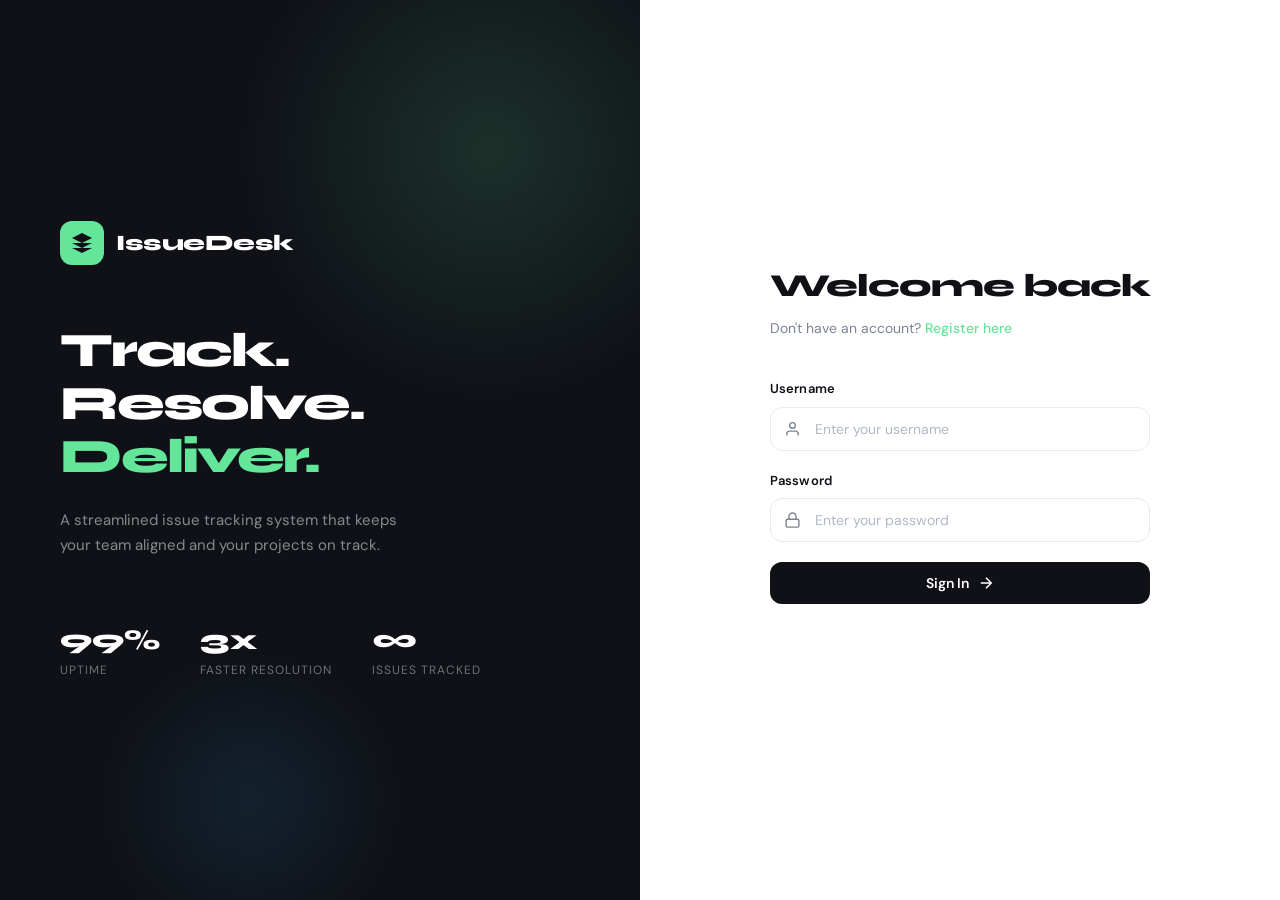
<file: index.html>
<!DOCTYPE html>
<html lang="en">
<head>
  <meta charset="UTF-8">
  <meta name="viewport" content="width=device-width, initial-scale=1.0">
  <title>IssueDesk — Login</title>
  <link href="https://fonts.googleapis.com/css2?family=Syne:wght@400;600;700;800&family=DM+Sans:wght@300;400;500&display=swap" rel="stylesheet">
  <link rel="stylesheet" href="css/style.css">
  <style>
    .auth-page {
      min-height: 100vh;
      display: grid;
      grid-template-columns: 1fr 1fr;
    }
    .auth-left {
      background: var(--dark);
      display: flex;
      flex-direction: column;
      justify-content: center;
      align-items: flex-start;
      padding: 60px;
      position: relative;
      overflow: hidden;
    }
    .auth-left::before {
      content: '';
      position: absolute;
      width: 500px;
      height: 500px;
      background: radial-gradient(circle, rgba(99,230,153,0.15) 0%, transparent 70%);
      top: -100px;
      right: -100px;
      pointer-events: none;
    }
    .auth-left::after {
      content: '';
      position: absolute;
      width: 300px;
      height: 300px;
      background: radial-gradient(circle, rgba(56,182,255,0.1) 0%, transparent 70%);
      bottom: -50px;
      left: 100px;
      pointer-events: none;
    }
    .brand {
      display: flex;
      align-items: center;
      gap: 12px;
      margin-bottom: 60px;
    }
    .brand-icon {
      width: 44px;
      height: 44px;
      background: var(--accent);
      border-radius: 12px;
      display: flex;
      align-items: center;
      justify-content: center;
    }
    .brand-icon svg { width: 24px; height: 24px; fill: var(--dark); }
    .brand-name {
      font-family: 'Syne', sans-serif;
      font-weight: 800;
      font-size: 22px;
      color: white;
      letter-spacing: -0.5px;
    }
    .auth-tagline {
      font-family: 'Syne', sans-serif;
      font-size: 48px;
      font-weight: 800;
      color: white;
      line-height: 1.1;
      letter-spacing: -2px;
      margin-bottom: 24px;
    }
    .auth-tagline span { color: var(--accent); }
    .auth-desc {
      font-size: 15px;
      color: rgba(255,255,255,0.5);
      line-height: 1.7;
      max-width: 340px;
    }
    .stats-row {
      display: flex;
      gap: 40px;
      margin-top: 60px;
    }
    
    .stat-num {
      font-family: 'Syne', sans-serif;
      font-size: 28px;
      font-weight: 800;
      color: white;
    }
    .stat-label {
      font-size: 12px;
      color: rgba(255,255,255,0.4);
      text-transform: uppercase;
      letter-spacing: 1px;
    }
    .auth-right {
      background: var(--surface);
      display: flex;
      align-items: center;
      justify-content: center;
      padding: 60px;
    }
    .auth-form-wrap {
      width: 100%;
      max-width: 380px;
    }
    .form-title {
      font-family: 'Syne', sans-serif;
      font-size: 32px;
      font-weight: 800;
      color: var(--text);
      letter-spacing: -1px;
      margin-bottom: 8px;
    }
    .form-subtitle {
      font-size: 14px;
      color: var(--text-muted);
      margin-bottom: 40px;
    }
    .form-subtitle a { color: var(--accent); text-decoration: none; font-weight: 500; }
    .form-subtitle a:hover { text-decoration: underline; }
    @media (max-width: 768px) {
      .auth-page { grid-template-columns: 1fr; }
      .auth-left { display: none; }
      .auth-right { padding: 40px 24px; }
    }
  </style>
</head>
<body>
  <div class="auth-page">
    <div class="auth-left">
      <div class="brand">
        <div class="brand-icon">
          <svg viewBox="0 0 24 24"><path d="M12 2L2 7l10 5 10-5-10-5zM2 17l10 5 10-5M2 12l10 5 10-5"/></svg>
        </div>
        <span class="brand-name">IssueDesk</span>
      </div>
      <div class="auth-tagline">Track.<br>Resolve.<span><br>Deliver.</span></div>
      <p class="auth-desc">A streamlined issue tracking system that keeps your team aligned and your projects on track.</p>
      <div class="stats-row">
        <div class="stat-item">
          <div class="stat-num">99%</div>
          <div class="stat-label">Uptime</div>
        </div>
        <div class="stat-item">
          <div class="stat-num">3x</div>
          <div class="stat-label">Faster Resolution</div>
        </div>
        <div class="stat-item">
          <div class="stat-num">∞</div>
          <div class="stat-label">Issues Tracked</div>
        </div>
      </div>
    </div>

    <div class="auth-right">
      <div class="auth-form-wrap">
        <div class="form-title">Welcome back</div>
        <p class="form-subtitle">Don't have an account? <a href="register.html">Register here</a></p>

        <div class="form-group">
          <label class="form-label">Username</label>
          <div class="input-wrap">
            <svg class="input-icon" viewBox="0 0 24 24"><path d="M20 21v-2a4 4 0 0 0-4-4H8a4 4 0 0 0-4 4v2"/><circle cx="12" cy="7" r="4"/></svg>
            <input type="text" id="username" placeholder="Enter your username">
          </div>
        </div>

        <div class="form-group">
          <label class="form-label">Password</label>
          <div class="input-wrap">
            <svg class="input-icon" viewBox="0 0 24 24"><rect x="3" y="11" width="18" height="11" rx="2" ry="2"/><path d="M7 11V7a5 5 0 0 1 10 0v4"/></svg>
            <input type="password" id="password" placeholder="Enter your password">
          </div>
        </div>

        <button class="btn btn-primary btn-full" onclick="login()">
          Sign In
          <svg viewBox="0 0 24 24" width="18" height="18" fill="none" stroke="currentColor" stroke-width="2"><path d="M5 12h14M12 5l7 7-7 7"/></svg>
        </button>

        <div id="loginMsg" class="form-msg"></div>
      </div>
    </div>
  </div>

  <script src="js/api.js"></script>
  <script src="js/auth.js"></script>
</body>
</html>
</file>
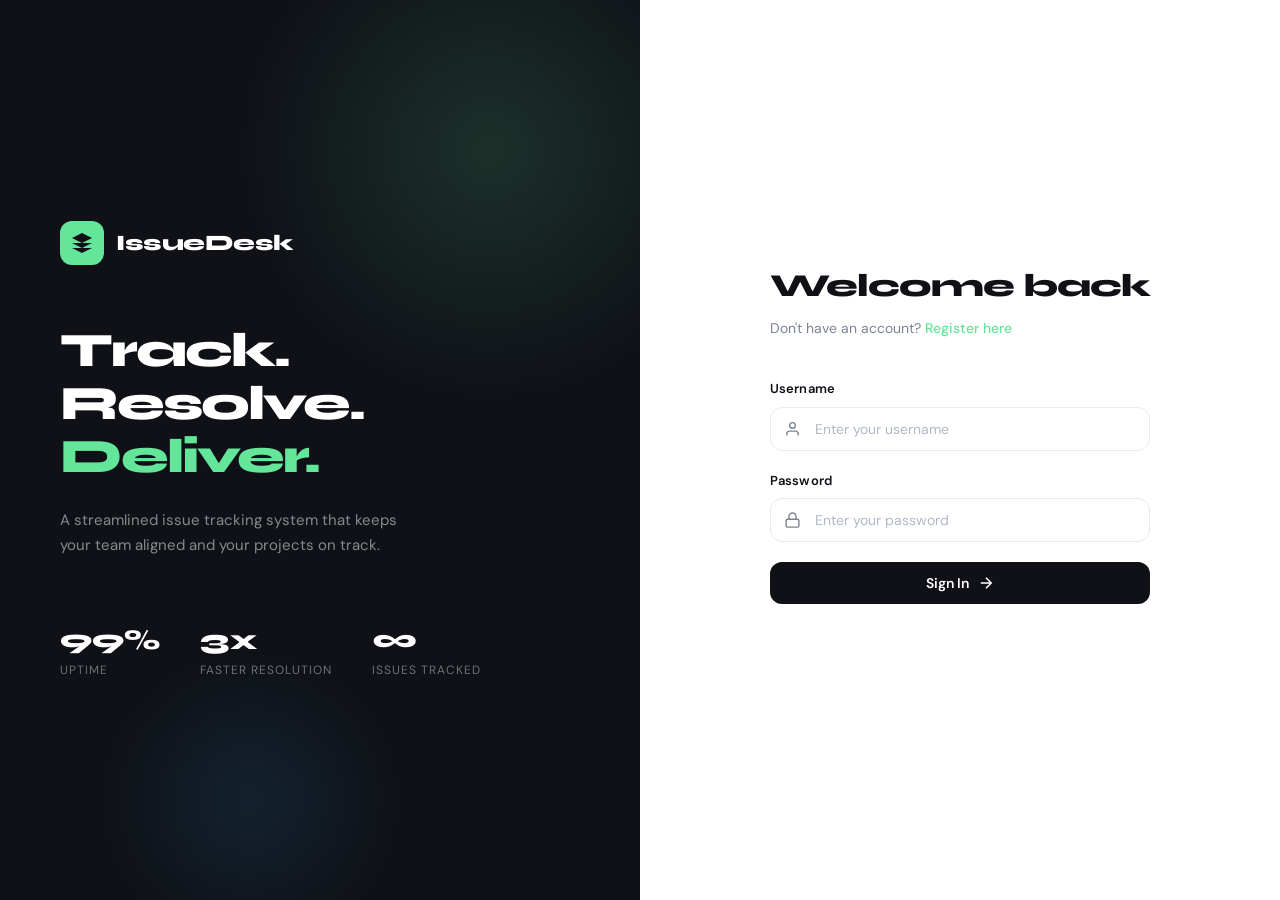
<file: admin.html>
<!DOCTYPE html>
<html lang="en">
<head>
  <meta charset="UTF-8">
  <meta name="viewport" content="width=device-width, initial-scale=1.0">
  <title>IssueDesk — Admin</title>
  <link href="https://fonts.googleapis.com/css2?family=Syne:wght@400;600;700;800&family=DM+Sans:wght@300;400;500&display=swap" rel="stylesheet">
  <link rel="stylesheet" href="css/style.css">
  <style>
    .app-layout {
      display: grid;
      grid-template-columns: 240px 1fr;
      min-height: 100vh;
    }
    .sidebar {
      background: var(--dark);
      padding: 28px 20px;
      display: flex;
      flex-direction: column;
      position: sticky;
      top: 0;
      height: 100vh;
    }
    .sidebar-brand {
      display: flex;
      align-items: center;
      gap: 10px;
      margin-bottom: 40px;
      padding: 0 8px;
    }
    .sidebar-brand-icon {
      width: 36px;
      height: 36px;
      background: var(--accent);
      border-radius: 10px;
      display: flex;
      align-items: center;
      justify-content: center;
    }
    .sidebar-brand-icon svg { width: 20px; height: 20px; fill: none; stroke: var(--dark); stroke-width: 2; }
    .sidebar-brand-name {
      font-family: 'Syne', sans-serif;
      font-weight: 800;
      font-size: 18px;
      color: white;
    }
    .admin-badge {
      font-size: 9px;
      background: rgba(251,146,60,0.2);
      color: #fb923c;
      padding: 2px 7px;
      border-radius: 20px;
      font-weight: 700;
      text-transform: uppercase;
      letter-spacing: 1px;
      margin-left: 4px;
    }
    .sidebar-nav { flex: 1; }
    .nav-section-label {
      font-size: 10px;
      text-transform: uppercase;
      letter-spacing: 1.5px;
      color: rgba(255,255,255,0.25);
      padding: 0 14px;
      margin: 20px 0 8px;
    }
    .nav-item {
      display: flex;
      align-items: center;
      gap: 12px;
      padding: 11px 14px;
      border-radius: 10px;
      cursor: pointer;
      color: rgba(255,255,255,0.5);
      font-size: 14px;
      font-weight: 500;
      transition: all 0.2s;
    }
    .nav-item svg { width: 18px; height: 18px; flex-shrink: 0; }
    .nav-item:hover { background: rgba(255,255,255,0.07); color: white; }
    .nav-item.active { background: rgba(99,230,153,0.15); color: var(--accent); }
    .sidebar-footer {
      padding-top: 20px;
      border-top: 1px solid rgba(255,255,255,0.08);
    }
    .user-row {
      display: flex;
      align-items: center;
      gap: 10px;
      padding: 10px 12px;
      border-radius: 10px;
      margin-bottom: 8px;
    }
    .user-avatar {
      width: 34px;
      height: 34px;
      border-radius: 50%;
      background: #fb923c;
      display: flex;
      align-items: center;
      justify-content: center;
      font-family: 'Syne', sans-serif;
      font-weight: 800;
      font-size: 14px;
      color: white;
      flex-shrink: 0;
    }
    .user-name { font-size: 13px; font-weight: 600; color: white; }
    .user-role { font-size: 11px; color: rgba(255,255,255,0.4); text-transform: uppercase; letter-spacing: 0.5px; }
    .logout-btn {
      display: flex;
      align-items: center;
      gap: 10px;
      padding: 10px 14px;
      border-radius: 10px;
      cursor: pointer;
      color: rgba(255,255,255,0.4);
      font-size: 13px;
      transition: all 0.2s;
      border: none;
      background: transparent;
      width: 100%;
    }
    .logout-btn svg { width: 16px; height: 16px; }
    .logout-btn:hover { background: rgba(239,68,68,0.15); color: #f87171; }

    .main-content {
      background: var(--bg);
      padding: 40px;
      overflow-y: auto;
    }
    .page-header {
      display: flex;
      justify-content: space-between;
      align-items: flex-start;
      margin-bottom: 32px;
    }
    .page-title {
      font-family: 'Syne', sans-serif;
      font-size: 28px;
      font-weight: 800;
      color: var(--text);
      letter-spacing: -1px;
      margin-bottom: 4px;
    }
    .page-sub { font-size: 14px; color: var(--text-muted); }
    .refresh-btn {
      display: flex;
      align-items: center;
      gap: 8px;
      padding: 10px 18px;
      border: 1px solid var(--border);
      border-radius: 10px;
      background: var(--surface);
      color: var(--text);
      font-size: 13px;
      font-weight: 500;
      cursor: pointer;
      transition: all 0.2s;
      font-family: 'DM Sans', sans-serif;
      width: auto;
    }
    .refresh-btn svg { width: 15px; height: 15px; }
    .refresh-btn:hover { border-color: var(--accent); color: var(--accent); background: rgba(99,230,153,0.06); }

    .stats-grid {
      display: grid;
      grid-template-columns: repeat(4, 1fr);
      gap: 16px;
      margin-bottom: 32px;
    }
    .stat-card {
      background: var(--surface);
      border-radius: 16px;
      padding: 20px;
      border: 1px solid var(--border);
    }
    .stat-label-top {
      font-size: 12px;
      text-transform: uppercase;
      letter-spacing: 1px;
      color: var(--text-muted);
      margin-bottom: 10px;
    }
    .stat-value {
      font-family: 'Syne', sans-serif;
      font-size: 32px;
      font-weight: 800;
      color: var(--text);
      line-height: 1;
    }
    .stat-dot {
      width: 8px;
      height: 8px;
      border-radius: 50%;
      display: inline-block;
      margin-top: 10px;
    }
    .dot-all { background: var(--accent); }
    .dot-open { background: #f87171; }
    .dot-progress { background: #fb923c; }
    .dot-resolved { background: var(--accent); }

    /* Filters */
    .filter-bar {
      display: flex;
      gap: 8px;
      margin-bottom: 24px;
      flex-wrap: wrap;
    }
    .filter-chip {
      padding: 7px 16px;
      border-radius: 20px;
      border: 1px solid var(--border);
      background: var(--surface);
      color: var(--text-muted);
      font-size: 13px;
      font-weight: 500;
      cursor: pointer;
      transition: all 0.2s;
      font-family: 'DM Sans', sans-serif;
      width: auto;
    }
    .filter-chip:hover { border-color: var(--accent); color: var(--accent); }
    .filter-chip.active { background: var(--dark); color: white; border-color: var(--dark); }

    /* Admin Issue Cards */
    .issues-list { display: flex; flex-direction: column; gap: 12px; }
    .issue-card {
      background: var(--surface);
      border: 1px solid var(--border);
      border-radius: 16px;
      padding: 20px 24px;
      display: grid;
      grid-template-columns: 1fr auto;
      gap: 16px;
      align-items: center;
      transition: all 0.2s;
      animation: fadeUp 0.3s ease both;
    }
    @keyframes fadeUp {
      from { opacity: 0; transform: translateY(8px); }
      to { opacity: 1; transform: translateY(0); }
    }
    .issue-card:hover { border-color: rgba(99,230,153,0.4); }
    .issue-card-top {
      display: flex;
      align-items: center;
      gap: 10px;
      margin-bottom: 6px;
    }
    .issue-id {
      font-family: 'Syne', sans-serif;
      font-size: 11px;
      font-weight: 700;
      color: var(--text-muted);
      background: var(--bg);
      padding: 2px 8px;
      border-radius: 6px;
    }
    .issue-title-text {
      font-size: 15px;
      font-weight: 600;
      color: var(--text);
    }
    .issue-desc-text {
      font-size: 13px;
      color: var(--text-muted);
      overflow: hidden;
      text-overflow: ellipsis;
      white-space: nowrap;
      max-width: 500px;
    }
    .issue-card-right {
      display: flex;
      align-items: center;
      gap: 12px;
    }
    .status-select {
      padding: 8px 12px;
      border-radius: 10px;
      border: 1px solid var(--border);
      background: var(--bg);
      color: var(--text);
      font-size: 13px;
      font-family: 'DM Sans', sans-serif;
      cursor: pointer;
      min-width: 150px;
      outline: none;
      transition: border-color 0.2s;
    }
    .status-select:focus { border-color: var(--accent); }
    .empty-state {
      text-align: center;
      padding: 80px 20px;
      color: var(--text-muted);
    }
    .empty-icon { font-size: 48px; margin-bottom: 16px; }
    .empty-title { font-family: 'Syne', sans-serif; font-size: 20px; font-weight: 700; color: var(--text); margin-bottom: 8px; }
    .empty-sub { font-size: 14px; }

    @media (max-width: 1024px) {
      .stats-grid { grid-template-columns: repeat(2, 1fr); }
    }
    @media (max-width: 768px) {
      .app-layout { grid-template-columns: 1fr; }
      .sidebar { display: none; }
      .main-content { padding: 24px 16px; }
      .stats-grid { grid-template-columns: repeat(2, 1fr); }
      .issue-card { grid-template-columns: 1fr; }
    }
  </style>
</head>
<body>
  <div class="app-layout">
    <!-- Sidebar -->
    <aside class="sidebar">
      <div class="sidebar-brand">
        <div class="sidebar-brand-icon">
          <svg viewBox="0 0 24 24"><path d="M12 2L2 7l10 5 10-5-10-5zM2 17l10 5 10-5M2 12l10 5 10-5"/></svg>
        </div>
        <div>
          <span class="sidebar-brand-name">IssueDesk</span>
          <span class="admin-badge">Admin</span>
        </div>
      </div>
      <nav class="sidebar-nav">
        <div class="nav-section-label">Overview</div>
        <div class="nav-item active">
          <svg fill="none" stroke="currentColor" stroke-width="2" viewBox="0 0 24 24"><rect x="3" y="3" width="7" height="7"/><rect x="14" y="3" width="7" height="7"/><rect x="14" y="14" width="7" height="7"/><rect x="3" y="14" width="7" height="7"/></svg>
          All Issues
        </div>
      </nav>
      <div class="sidebar-footer">
        <div class="user-row">
          <div class="user-avatar">A</div>
          <div>
            <div class="user-name">Admin</div>
            <div class="user-role">Administrator</div>
          </div>
        </div>
        <button class="logout-btn" onclick="logout()">
          <svg fill="none" stroke="currentColor" stroke-width="2" viewBox="0 0 24 24"><path d="M9 21H5a2 2 0 0 1-2-2V5a2 2 0 0 1 2-2h4"/><polyline points="16 17 21 12 16 7"/><line x1="21" y1="12" x2="9" y2="12"/></svg>
          Sign out
        </button>
      </div>
    </aside>

    <!-- Main -->
    <main class="main-content">
      <div class="page-header">
        <div>
          <div class="page-title">Issue Management</div>
          <div class="page-sub">Review and update all team issues</div>
        </div>
        <button class="refresh-btn" onclick="loadIssues()">
          <svg fill="none" stroke="currentColor" stroke-width="2" viewBox="0 0 24 24"><polyline points="23 4 23 10 17 10"/><polyline points="1 20 1 14 7 14"/><path d="M3.51 9a9 9 0 0 1 14.85-3.36L23 10M1 14l4.64 4.36A9 9 0 0 0 20.49 15"/></svg>
          Refresh
        </button>
      </div>

      <!-- Stats -->
      <div class="stats-grid">
        <div class="stat-card">
          <div class="stat-label-top">Total Issues</div>
          <div class="stat-value" id="statTotal">—</div>
          <div><span class="stat-dot dot-all"></span></div>
        </div>
        <div class="stat-card">
          <div class="stat-label-top">Open</div>
          <div class="stat-value" id="statOpen">—</div>
          <div><span class="stat-dot dot-open"></span></div>
        </div>
        <div class="stat-card">
          <div class="stat-label-top">In Progress</div>
          <div class="stat-value" id="statProgress">—</div>
          <div><span class="stat-dot dot-progress"></span></div>
        </div>
        <div class="stat-card">
          <div class="stat-label-top">Resolved</div>
          <div class="stat-value" id="statResolved">—</div>
          <div><span class="stat-dot dot-resolved"></span></div>
        </div>
      </div>

      <!-- Filters -->
      <div class="filter-bar">
        <button class="filter-chip active" onclick="filterIssues('ALL', this)">All</button>
        <button class="filter-chip" onclick="filterIssues('OPEN', this)">Open</button>
        <button class="filter-chip" onclick="filterIssues('IN_PROGRESS', this)">In Progress</button>
        <button class="filter-chip" onclick="filterIssues('RESOLVED', this)">Resolved</button>
      </div>

      <!-- Issues List -->
      <div id="issues" class="issues-list"></div>
    </main>
  </div>

  <script src="js/api.js"></script>
  <script src="js/auth.js"></script>
  <script src="js/admin.js"></script>
</body>
</html>
</file>
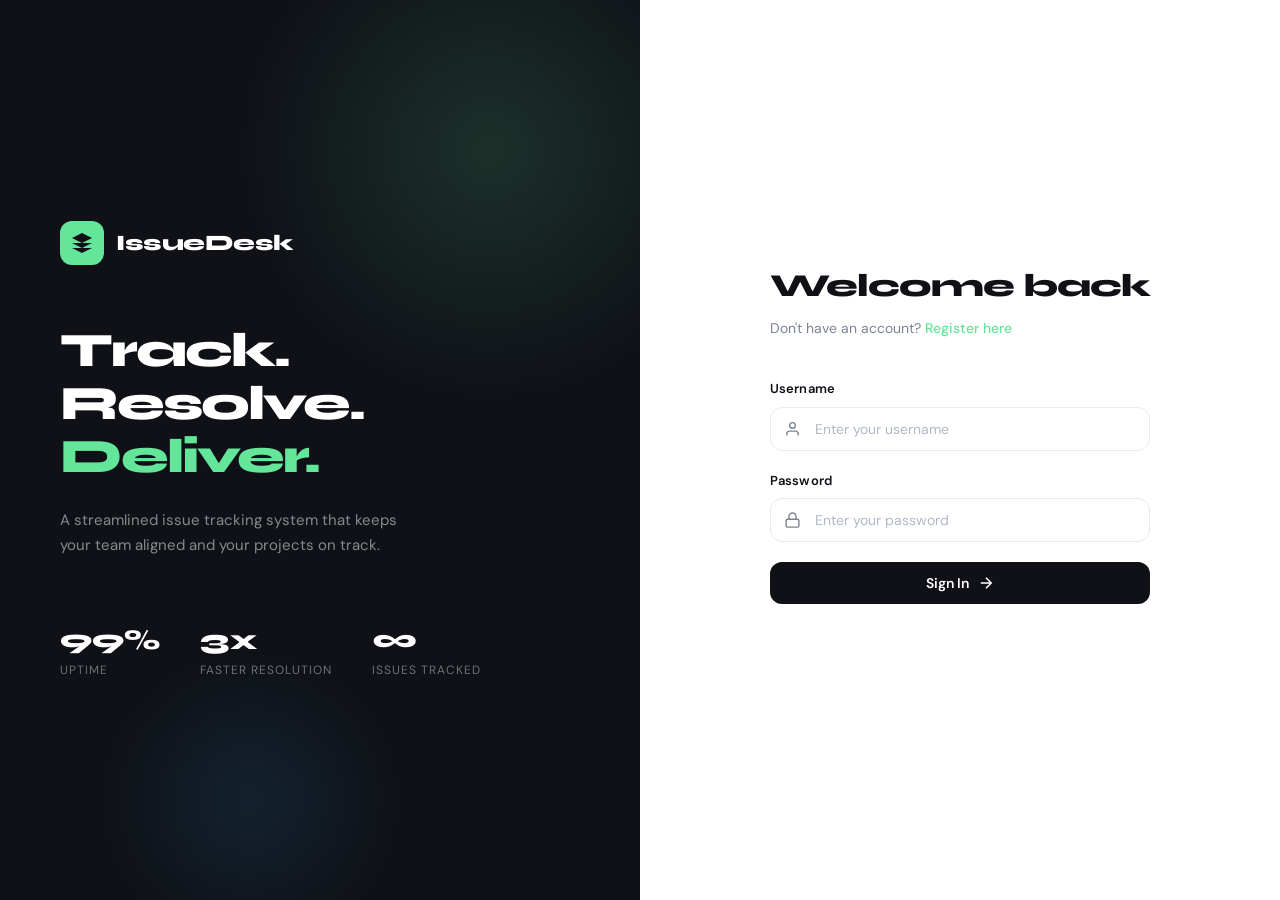
<file: employee.html>
<!DOCTYPE html>
<html lang="en">
<head>
  <meta charset="UTF-8">
  <meta name="viewport" content="width=device-width, initial-scale=1.0">
  <title>IssueDesk — My Issues</title>
  <link href="https://fonts.googleapis.com/css2?family=Syne:wght@400;600;700;800&family=DM+Sans:wght@300;400;500&display=swap" rel="stylesheet">
  <link rel="stylesheet" href="css/style.css">
  <style>
    .app-layout {
      display: grid;
      grid-template-columns: 240px 1fr;
      min-height: 100vh;
    }
    .sidebar {
      background: var(--dark);
      padding: 28px 20px;
      display: flex;
      flex-direction: column;
      position: sticky;
      top: 0;
      height: 100vh;
    }
    .sidebar-brand {
      display: flex;
      align-items: center;
      gap: 10px;
      margin-bottom: 40px;
      padding: 0 8px;
    }
    .sidebar-brand-icon {
      width: 36px;
      height: 36px;
      background: var(--accent);
      border-radius: 10px;
      display: flex;
      align-items: center;
      justify-content: center;
    }
    .sidebar-brand-icon svg { width: 20px; height: 20px; fill: none; stroke: var(--dark); stroke-width: 2; }
    .sidebar-brand-name {
      font-family: 'Syne', sans-serif;
      font-weight: 800;
      font-size: 18px;
      color: white;
    }
    .sidebar-nav { flex: 1; display: flex; flex-direction: column; gap: 4px; }
    .nav-item {
      display: flex;
      align-items: center;
      gap: 12px;
      padding: 11px 14px;
      border-radius: 10px;
      cursor: pointer;
      color: rgba(255,255,255,0.5);
      font-size: 14px;
      font-weight: 500;
      transition: all 0.2s;
    }
    .nav-item svg { width: 18px; height: 18px; flex-shrink: 0; }
    .nav-item:hover { background: rgba(255,255,255,0.07); color: white; }
    .nav-item.active { background: rgba(99,230,153,0.15); color: var(--accent); }
    .sidebar-footer {
      padding-top: 20px;
      border-top: 1px solid rgba(255,255,255,0.08);
    }
    .user-row {
      display: flex;
      align-items: center;
      gap: 10px;
      padding: 10px 12px;
      border-radius: 10px;
      margin-bottom: 8px;
    }
    .user-avatar {
      width: 34px;
      height: 34px;
      border-radius: 50%;
      background: var(--accent);
      display: flex;
      align-items: center;
      justify-content: center;
      font-family: 'Syne', sans-serif;
      font-weight: 800;
      font-size: 14px;
      color: var(--dark);
      flex-shrink: 0;
    }
    .user-name { font-size: 13px; font-weight: 600; color: white; }
    .user-role { font-size: 11px; color: rgba(255,255,255,0.4); text-transform: uppercase; letter-spacing: 0.5px; }
    .logout-btn {
      display: flex;
      align-items: center;
      gap: 10px;
      padding: 10px 14px;
      border-radius: 10px;
      cursor: pointer;
      color: rgba(255,255,255,0.4);
      font-size: 13px;
      transition: all 0.2s;
      border: none;
      background: transparent;
      width: 100%;
    }
    .logout-btn svg { width: 16px; height: 16px; }
    .logout-btn:hover { background: rgba(239,68,68,0.15); color: #f87171; }

    .main-content {
      background: var(--bg);
      padding: 40px;
      overflow-y: auto;
    }
    .page-header {
      display: flex;
      justify-content: space-between;
      align-items: flex-start;
      margin-bottom: 32px;
    }
    .page-title {
      font-family: 'Syne', sans-serif;
      font-size: 28px;
      font-weight: 800;
      color: var(--text);
      letter-spacing: -1px;
      margin-bottom: 4px;
    }
    .page-sub { font-size: 14px; color: var(--text-muted); }

    /* Stats Row */
    .stats-grid {
      display: grid;
      grid-template-columns: repeat(3, 1fr);
      gap: 16px;
      margin-bottom: 32px;
    }
    .stat-card {
      background: var(--surface);
      border-radius: 16px;
      padding: 20px;
      border: 1px solid var(--border);
    }
    .stat-label-top {
      font-size: 12px;
      text-transform: uppercase;
      letter-spacing: 1px;
      color: var(--text-muted);
      margin-bottom: 10px;
    }
    .stat-value {
      font-family: 'Syne', sans-serif;
      font-size: 32px;
      font-weight: 800;
      color: var(--text);
      line-height: 1;
    }
    .stat-indicator {
      display: inline-flex;
      align-items: center;
      margin-top: 8px;
      font-size: 12px;
      padding: 3px 8px;
      border-radius: 20px;
    }
    .stat-indicator.open { background: rgba(239,68,68,0.12); color: #f87171; }
    .stat-indicator.progress { background: rgba(251,146,60,0.12); color: #fb923c; }
    .stat-indicator.resolved { background: rgba(99,230,153,0.12); color: var(--accent); }

    /* Tab Area */
    .tab-bar {
      display: flex;
      gap: 4px;
      background: var(--surface);
      border: 1px solid var(--border);
      border-radius: 12px;
      padding: 4px;
      margin-bottom: 24px;
      width: fit-content;
    }
    .tab-btn {
      padding: 8px 20px;
      border-radius: 9px;
      border: none;
      background: transparent;
      cursor: pointer;
      font-family: 'DM Sans', sans-serif;
      font-size: 14px;
      font-weight: 500;
      color: var(--text-muted);
      transition: all 0.2s;
      width: auto;
    }
    .tab-btn.active {
      background: var(--dark);
      color: white;
    }

    /* Create Form Panel */
    .panel {
      background: var(--surface);
      border: 1px solid var(--border);
      border-radius: 20px;
      padding: 28px;
      margin-bottom: 24px;
    }
    .panel-title {
      font-family: 'Syne', sans-serif;
      font-size: 18px;
      font-weight: 700;
      color: var(--text);
      margin-bottom: 20px;
    }
    .form-row { display: grid; grid-template-columns: 1fr 1fr; gap: 16px; }

    /* Issue Cards */
    .issues-grid { display: flex; flex-direction: column; gap: 12px; }
    .issue-card {
      background: var(--surface);
      border: 1px solid var(--border);
      border-radius: 16px;
      padding: 20px 24px;
      display: flex;
      align-items: center;
      gap: 16px;
      transition: all 0.2s;
      animation: fadeUp 0.3s ease both;
    }
    @keyframes fadeUp {
      from { opacity: 0; transform: translateY(10px); }
      to { opacity: 1; transform: translateY(0); }
    }
    .issue-card:hover {
      border-color: var(--accent);
      box-shadow: 0 0 0 1px var(--accent);
    }
    .issue-num {
      font-size: 12px;
      color: var(--text-muted);
      font-family: 'Syne', sans-serif;
      font-weight: 700;
      min-width: 40px;
    }
    .issue-body { flex: 1; }
    .issue-title-text {
      font-size: 15px;
      font-weight: 600;
      color: var(--text);
      margin-bottom: 4px;
    }
    .issue-desc-text {
      font-size: 13px;
      color: var(--text-muted);
      white-space: nowrap;
      overflow: hidden;
      text-overflow: ellipsis;
      max-width: 400px;
    }
    .empty-state {
      text-align: center;
      padding: 60px 20px;
      color: var(--text-muted);
    }
    .empty-state-icon { font-size: 40px; margin-bottom: 12px; }
    .empty-state-text { font-size: 15px; font-weight: 500; }
    .empty-state-sub { font-size: 13px; color: var(--text-muted); margin-top: 4px; }

    @media (max-width: 768px) {
      .app-layout { grid-template-columns: 1fr; }
      .sidebar { display: none; }
      .main-content { padding: 24px 16px; }
      .stats-grid { grid-template-columns: 1fr; }
      .form-row { grid-template-columns: 1fr; }
    }
  </style>
</head>
<body>
  <div class="app-layout">
    <!-- Sidebar -->
    <aside class="sidebar">
      <div class="sidebar-brand">
        <div class="sidebar-brand-icon">
          <svg viewBox="0 0 24 24"><path d="M12 2L2 7l10 5 10-5-10-5zM2 17l10 5 10-5M2 12l10 5 10-5"/></svg>
        </div>
        <span class="sidebar-brand-name">IssueDesk</span>
      </div>
      <nav class="sidebar-nav">
        <div class="nav-item active" onclick="showTab('create', event)">
          <svg fill="none" stroke="currentColor" stroke-width="2" viewBox="0 0 24 24"><circle cx="12" cy="12" r="10"/><line x1="12" y1="8" x2="12" y2="16"/><line x1="8" y1="12" x2="16" y2="12"/></svg>
          New Issue
        </div>
        <div class="nav-item" onclick="showTab('view', event)">
          <svg fill="none" stroke="currentColor" stroke-width="2" viewBox="0 0 24 24"><path d="M9 11l3 3L22 4"/><path d="M21 12v7a2 2 0 0 1-2 2H5a2 2 0 0 1-2-2V5a2 2 0 0 1 2-2h11"/></svg>
          My Issues
        </div>
      </nav>
      <div class="sidebar-footer">
        <div class="user-row">
          <div class="user-avatar" id="userAvatar">E</div>
          <div class="user-info">
            <div class="user-name" id="userName">Employee</div>
            <div class="user-role">Employee</div>
          </div>
        </div>
        <button class="logout-btn" onclick="logout()">
          <svg fill="none" stroke="currentColor" stroke-width="2" viewBox="0 0 24 24"><path d="M9 21H5a2 2 0 0 1-2-2V5a2 2 0 0 1 2-2h4"/><polyline points="16 17 21 12 16 7"/><line x1="21" y1="12" x2="9" y2="12"/></svg>
          Sign out
        </button>
      </div>
    </aside>

    <!-- Main -->
    <main class="main-content">
      <!-- Create Tab -->
      <div id="createTab">
        <div class="page-header">
          <div>
            <div class="page-title">New Issue</div>
            <div class="page-sub">Report a problem to your admin team</div>
          </div>
        </div>

        <div class="panel">
          <div class="panel-title">Issue Details</div>
          <div class="form-row">
            <div class="form-group">
              <label class="form-label">Issue Title</label>
              <div class="input-wrap">
                <svg class="input-icon" viewBox="0 0 24 24"><path d="M11 4H4a2 2 0 0 0-2 2v14a2 2 0 0 0 2 2h14a2 2 0 0 0 2-2v-7"/><path d="M18.5 2.5a2.121 2.121 0 0 1 3 3L12 15l-4 1 1-4 9.5-9.5z"/></svg>
                <input type="text" id="title" placeholder="Brief title of the issue">
              </div>
            </div>
            <div class="form-group">
              <label class="form-label">Description</label>
              <div class="input-wrap">
                <svg class="input-icon" viewBox="0 0 24 24"><line x1="8" y1="6" x2="21" y2="6"/><line x1="8" y1="12" x2="21" y2="12"/><line x1="8" y1="18" x2="21" y2="18"/><line x1="3" y1="6" x2="3.01" y2="6"/><line x1="3" y1="12" x2="3.01" y2="12"/><line x1="3" y1="18" x2="3.01" y2="18"/></svg>
                <input type="text" id="description" placeholder="Describe the issue in detail">
              </div>
            </div>
          </div>
          <button class="btn btn-primary" onclick="createIssue()" style="width:auto; padding: 12px 28px;">
            Submit Issue
            <svg viewBox="0 0 24 24" width="16" height="16" fill="none" stroke="currentColor" stroke-width="2"><line x1="22" y1="2" x2="11" y2="13"/><polygon points="22 2 15 22 11 13 2 9 22 2"/></svg>
          </button>
          <div id="createMsg" class="form-msg"></div>
        </div>
      </div>

      <!-- View Tab -->
      <div id="viewTab" style="display:none;">
        <div class="page-header">
          <div>
            <div class="page-title">My Issues</div>
            <div class="page-sub">Track all your submitted issues</div>
          </div>
        </div>
        <div class="stats-grid" id="statsRow" style="display:none;">
          <div class="stat-card">
            <div class="stat-label-top">Total Issues</div>
            <div class="stat-value" id="totalCount">0</div>
          </div>
          <div class="stat-card">
            <div class="stat-label-top">In Progress</div>
            <div class="stat-value" id="progressCount">0</div>
            <div class="stat-indicator progress">Active</div>
          </div>
          <div class="stat-card">
            <div class="stat-label-top">Resolved</div>
            <div class="stat-value" id="resolvedCount">0</div>
            <div class="stat-indicator resolved">Closed</div>
          </div>
        </div>
        <div id="issues" class="issues-grid"></div>
      </div>
    </main>
  </div>

  <script src="js/api.js"></script>
  <script src="js/auth.js"></script>
  <script src="js/employee.js"></script>
</body>
</html>
</file>
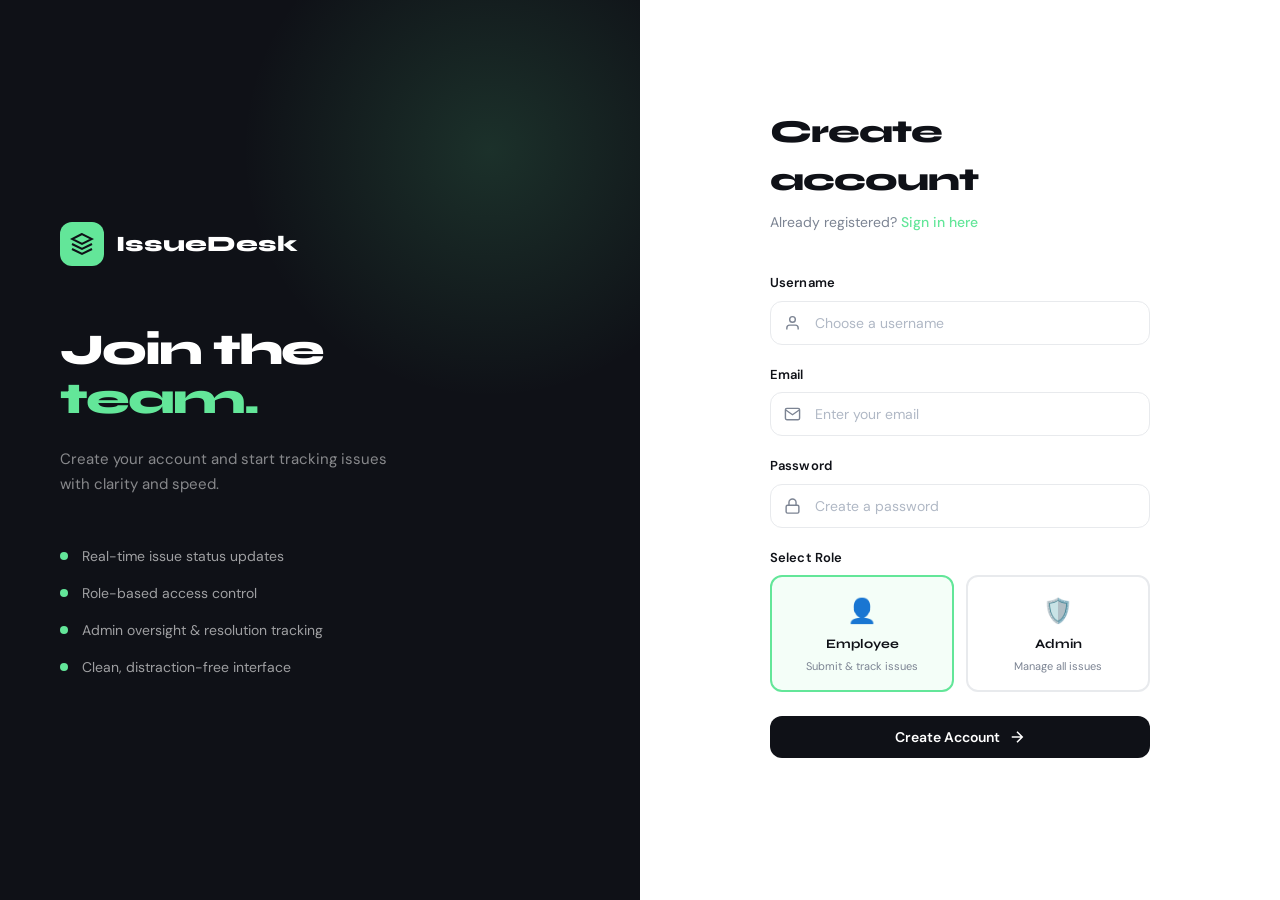
<file: register.html>
<!DOCTYPE html>
<html lang="en">
<head>
  <meta charset="UTF-8">
  <meta name="viewport" content="width=device-width, initial-scale=1.0">
  <title>IssueDesk — Register</title>
  <link href="https://fonts.googleapis.com/css2?family=Syne:wght@400;600;700;800&family=DM+Sans:wght@300;400;500&display=swap" rel="stylesheet">
  <link rel="stylesheet" href="css/style.css">
  <style>
    .auth-page {
      min-height: 100vh;
      display: grid;
      grid-template-columns: 1fr 1fr;
    }
    .auth-left {
      background: var(--dark);
      display: flex;
      flex-direction: column;
      justify-content: center;
      align-items: flex-start;
      padding: 60px;
      position: relative;
      overflow: hidden;
    }
    .auth-left::before {
      content: '';
      position: absolute;
      width: 500px;
      height: 500px;
      background: radial-gradient(circle, rgba(99,230,153,0.15) 0%, transparent 70%);
      top: -100px;
      right: -100px;
      pointer-events: none;
    }
    .brand {
      display: flex;
      align-items: center;
      gap: 12px;
      margin-bottom: 60px;
    }
    .brand-icon {
      width: 44px;
      height: 44px;
      background: var(--accent);
      border-radius: 12px;
      display: flex;
      align-items: center;
      justify-content: center;
    }
    .brand-icon svg { width: 24px; height: 24px; fill: none; stroke: var(--dark); stroke-width: 2; }
    .brand-name {
      font-family: 'Syne', sans-serif;
      font-weight: 800;
      font-size: 22px;
      color: white;
    }
    .auth-tagline {
      font-family: 'Syne', sans-serif;
      font-size: 44px;
      font-weight: 800;
      color: white;
      line-height: 1.1;
      letter-spacing: -2px;
      margin-bottom: 24px;
    }
    .auth-tagline span { color: var(--accent); }
    .auth-desc {
      font-size: 15px;
      color: rgba(255,255,255,0.5);
      line-height: 1.7;
      max-width: 340px;
      margin-bottom: 48px;
    }
    .feature-list { display: flex; flex-direction: column; gap: 16px; }
    .feature-item {
      display: flex;
      align-items: center;
      gap: 14px;
    }
    .feature-dot {
      width: 8px;
      height: 8px;
      border-radius: 50%;
      background: var(--accent);
      flex-shrink: 0;
    }
    .feature-text {
      font-size: 14px;
      color: rgba(255,255,255,0.6);
    }
    .auth-right {
      background: var(--surface);
      display: flex;
      align-items: center;
      justify-content: center;
      padding: 60px;
    }
    .auth-form-wrap {
      width: 100%;
      max-width: 380px;
    }
    .form-title {
      font-family: 'Syne', sans-serif;
      font-size: 32px;
      font-weight: 800;
      color: var(--text);
      letter-spacing: -1px;
      margin-bottom: 8px;
    }
    .form-subtitle {
      font-size: 14px;
      color: var(--text-muted);
      margin-bottom: 40px;
    }
    .form-subtitle a { color: var(--accent); text-decoration: none; font-weight: 500; }
    .role-picker {
      display: grid;
      grid-template-columns: 1fr 1fr;
      gap: 12px;
      margin-bottom: 24px;
    }
    .role-card {
      border: 2px solid var(--border);
      border-radius: 12px;
      padding: 16px;
      cursor: pointer;
      transition: all 0.2s ease;
      text-align: center;
    }
    .role-card:hover { border-color: var(--accent); }
    .role-card.selected {
      border-color: var(--accent);
      background: rgba(99,230,153,0.07);
    }
    .role-card-icon { font-size: 24px; margin-bottom: 6px; }
    .role-card-label {
      font-family: 'Syne', sans-serif;
      font-size: 13px;
      font-weight: 700;
      color: var(--text);
    }
    .role-card-desc {
      font-size: 11px;
      color: var(--text-muted);
      margin-top: 3px;
    }
    @media (max-width: 768px) {
      .auth-page { grid-template-columns: 1fr; }
      .auth-left { display: none; }
      .auth-right { padding: 40px 24px; }
    }
  </style>
</head>
<body>
  <div class="auth-page">
    <div class="auth-left">
      <div class="brand">
        <div class="brand-icon">
          <svg viewBox="0 0 24 24"><path d="M12 2L2 7l10 5 10-5-10-5zM2 17l10 5 10-5M2 12l10 5 10-5"/></svg>
        </div>
        <span class="brand-name">IssueDesk</span>
      </div>
      <div class="auth-tagline">Join the<br><span>team.</span></div>
      <p class="auth-desc">Create your account and start tracking issues with clarity and speed.</p>
      <div class="feature-list">
        <div class="feature-item"><div class="feature-dot"></div><span class="feature-text">Real-time issue status updates</span></div>
        <div class="feature-item"><div class="feature-dot"></div><span class="feature-text">Role-based access control</span></div>
        <div class="feature-item"><div class="feature-dot"></div><span class="feature-text">Admin oversight & resolution tracking</span></div>
        <div class="feature-item"><div class="feature-dot"></div><span class="feature-text">Clean, distraction-free interface</span></div>
      </div>
    </div>

    <div class="auth-right">
      <div class="auth-form-wrap">
        <div class="form-title">Create account</div>
        <p class="form-subtitle">Already registered? <a href="index.html">Sign in here</a></p>

        <div class="form-group">
          <label class="form-label">Username</label>
          <div class="input-wrap">
            <svg class="input-icon" viewBox="0 0 24 24"><path d="M20 21v-2a4 4 0 0 0-4-4H8a4 4 0 0 0-4 4v2"/><circle cx="12" cy="7" r="4"/></svg>
            <input type="text" id="username" placeholder="Choose a username">
          </div>
        </div>

        <div class="form-group">
          <label class="form-label">Email</label>
          <div class="input-wrap">
            <svg class="input-icon" viewBox="0 0 24 24"><path d="M4 4h16c1.1 0 2 .9 2 2v12c0 1.1-.9 2-2 2H4c-1.1 0-2-.9-2-2V6c0-1.1.9-2 2-2z"/><polyline points="22,6 12,13 2,6"/></svg>
            <input type="email" id="email" placeholder="Enter your email">
          </div>
        </div>

        <div class="form-group">
          <label class="form-label">Password</label>
          <div class="input-wrap">
            <svg class="input-icon" viewBox="0 0 24 24"><rect x="3" y="11" width="18" height="11" rx="2" ry="2"/><path d="M7 11V7a5 5 0 0 1 10 0v4"/></svg>
            <input type="password" id="password" placeholder="Create a password">
          </div>
        </div>

        <div class="form-group">
          <label class="form-label">Select Role</label>
          <div class="role-picker">
            <div class="role-card selected" onclick="selectRole('EMPLOYEE', this)">
              <div class="role-card-icon">👤</div>
              <div class="role-card-label">Employee</div>
              <div class="role-card-desc">Submit & track issues</div>
            </div>
            <div class="role-card" onclick="selectRole('ADMIN', this)">
              <div class="role-card-icon">🛡️</div>
              <div class="role-card-label">Admin</div>
              <div class="role-card-desc">Manage all issues</div>
            </div>
          </div>
          <select id="role" style="display:none;">
            <option value="EMPLOYEE">Employee</option>
            <option value="ADMIN">Admin</option>
          </select>
        </div>

        <button class="btn btn-primary btn-full" onclick="register()">
          Create Account
          <svg viewBox="0 0 24 24" width="18" height="18" fill="none" stroke="currentColor" stroke-width="2"><path d="M5 12h14M12 5l7 7-7 7"/></svg>
        </button>

        <div id="registerMsg" class="form-msg"></div>
      </div>
    </div>
  </div>

  <script>
    function selectRole(value, el) {
      document.querySelectorAll('.role-card').forEach(c => c.classList.remove('selected'));
      el.classList.add('selected');
      document.getElementById('role').value = value;
    }
  </script>
  <script src="js/api.js"></script>
  <script src="js/auth.js"></script>
</body>
</html>
</file>
<file: css/style.css>
/* ===== CSS Variables ===== */
:root {
  --dark: #0f1117;
  --surface: #ffffff;
  --bg: #f5f6fa;
  --accent: #63e699;
  --accent-dark: #3ecf7a;
  --text: #0f1117;
  --text-muted: #7c8493;
  --border: #e8eaed;
  --danger: #f87171;
  --warning: #fb923c;
  --success: #63e699;
  --shadow: 0 4px 24px rgba(0,0,0,0.07);
  --radius: 12px;
}

/* ===== Reset ===== */
*, *::before, *::after {
  margin: 0;
  padding: 0;
  box-sizing: border-box;
}

html { scroll-behavior: smooth; }

body {
  font-family: 'DM Sans', 'Segoe UI', sans-serif;
  background: var(--bg);
  color: var(--text);
  font-size: 15px;
  line-height: 1.5;
  -webkit-font-smoothing: antialiased;
}

/* ===== Form Elements ===== */
.form-group {
  margin-bottom: 20px;
}

.form-label {
  display: block;
  font-size: 13px;
  font-weight: 600;
  color: var(--text);
  margin-bottom: 8px;
  letter-spacing: 0.1px;
}

.input-wrap {
  position: relative;
}

.input-icon {
  position: absolute;
  left: 14px;
  top: 50%;
  transform: translateY(-50%);
  width: 17px;
  height: 17px;
  color: var(--text-muted);
  fill: none;
  stroke: currentColor;
  stroke-width: 2;
  pointer-events: none;
}

input, select, textarea {
  width: 100%;
  padding: 12px 14px 12px 44px;
  border: 1.5px solid var(--border);
  border-radius: var(--radius);
  font-family: 'DM Sans', sans-serif;
  font-size: 14px;
  color: var(--text);
  background: var(--surface);
  transition: border-color 0.2s, box-shadow 0.2s;
  outline: none;
  appearance: none;
}

input:focus, select:focus, textarea:focus {
  border-color: var(--accent);
  box-shadow: 0 0 0 3px rgba(99,230,153,0.15);
}

input::placeholder { color: #b0b8c5; }

select {
  cursor: pointer;
  background-image: url("data:image/svg+xml,%3Csvg xmlns='http://www.w3.org/2000/svg' width='14' height='14' viewBox='0 0 24 24' fill='none' stroke='%237c8493' stroke-width='2'%3E%3Cpolyline points='6 9 12 15 18 9'/%3E%3C/svg%3E");
  background-repeat: no-repeat;
  background-position: right 14px center;
  padding-right: 40px;
}

/* ===== Buttons ===== */
button {
  font-family: 'DM Sans', sans-serif;
  font-weight: 600;
  font-size: 14px;
  border: none;
  cursor: pointer;
  transition: all 0.2s ease;
  display: inline-flex;
  align-items: center;
  gap: 8px;
}

.btn {
  padding: 12px 24px;
  border-radius: var(--radius);
  font-size: 14px;
  font-weight: 600;
}

.btn-primary {
  background: var(--dark);
  color: white;
}

.btn-primary:hover {
  background: #1c2130;
  transform: translateY(-1px);
  box-shadow: 0 6px 20px rgba(15,17,23,0.25);
}

.btn-primary:active { transform: translateY(0); }

.btn-full { width: 100%; justify-content: center; }

/* ===== Status Badges ===== */
.badge {
  display: inline-flex;
  align-items: center;
  gap: 5px;
  padding: 4px 10px;
  border-radius: 20px;
  font-size: 12px;
  font-weight: 600;
  letter-spacing: 0.3px;
}

.badge::before {
  content: '';
  width: 6px;
  height: 6px;
  border-radius: 50%;
}

.badge.OPEN {
  background: rgba(248,113,113,0.12);
  color: #ef4444;
}
.badge.OPEN::before { background: #ef4444; }

.badge.IN_PROGRESS {
  background: rgba(251,146,60,0.12);
  color: #f97316;
}
.badge.IN_PROGRESS::before { background: #f97316; animation: pulse 1.5s infinite; }

.badge.RESOLVED {
  background: rgba(99,230,153,0.12);
  color: #22c55e;
}
.badge.RESOLVED::before { background: #22c55e; }

@keyframes pulse {
  0%, 100% { opacity: 1; }
  50% { opacity: 0.4; }
}

/* ===== Toast Messages ===== */
.form-msg {
  margin-top: 14px;
  font-size: 13px;
  font-weight: 500;
  text-align: center;
  min-height: 20px;
  border-radius: 8px;
  padding: 0;
  transition: all 0.3s;
}

.form-msg.success {
  background: rgba(99,230,153,0.12);
  color: #16a34a;
  padding: 10px 14px;
}

.form-msg.error {
  background: rgba(239,68,68,0.1);
  color: #dc2626;
  padding: 10px 14px;
}

/* ===== Links ===== */
a {
  color: var(--accent-dark);
  text-decoration: none;
}
a:hover { text-decoration: underline; }

/* ===== Loading Skeleton ===== */
.skeleton {
  background: linear-gradient(90deg, #f0f1f4 25%, #e4e6eb 50%, #f0f1f4 75%);
  background-size: 200% 100%;
  animation: shimmer 1.4s infinite;
  border-radius: 8px;
}
@keyframes shimmer {
  0% { background-position: 200% 0; }
  100% { background-position: -200% 0; }
}

/* ===== Scrollbar ===== */
::-webkit-scrollbar { width: 6px; height: 6px; }
::-webkit-scrollbar-track { background: transparent; }
::-webkit-scrollbar-thumb { background: #d1d5db; border-radius: 20px; }
::-webkit-scrollbar-thumb:hover { background: #9ca3af; }
</file>
